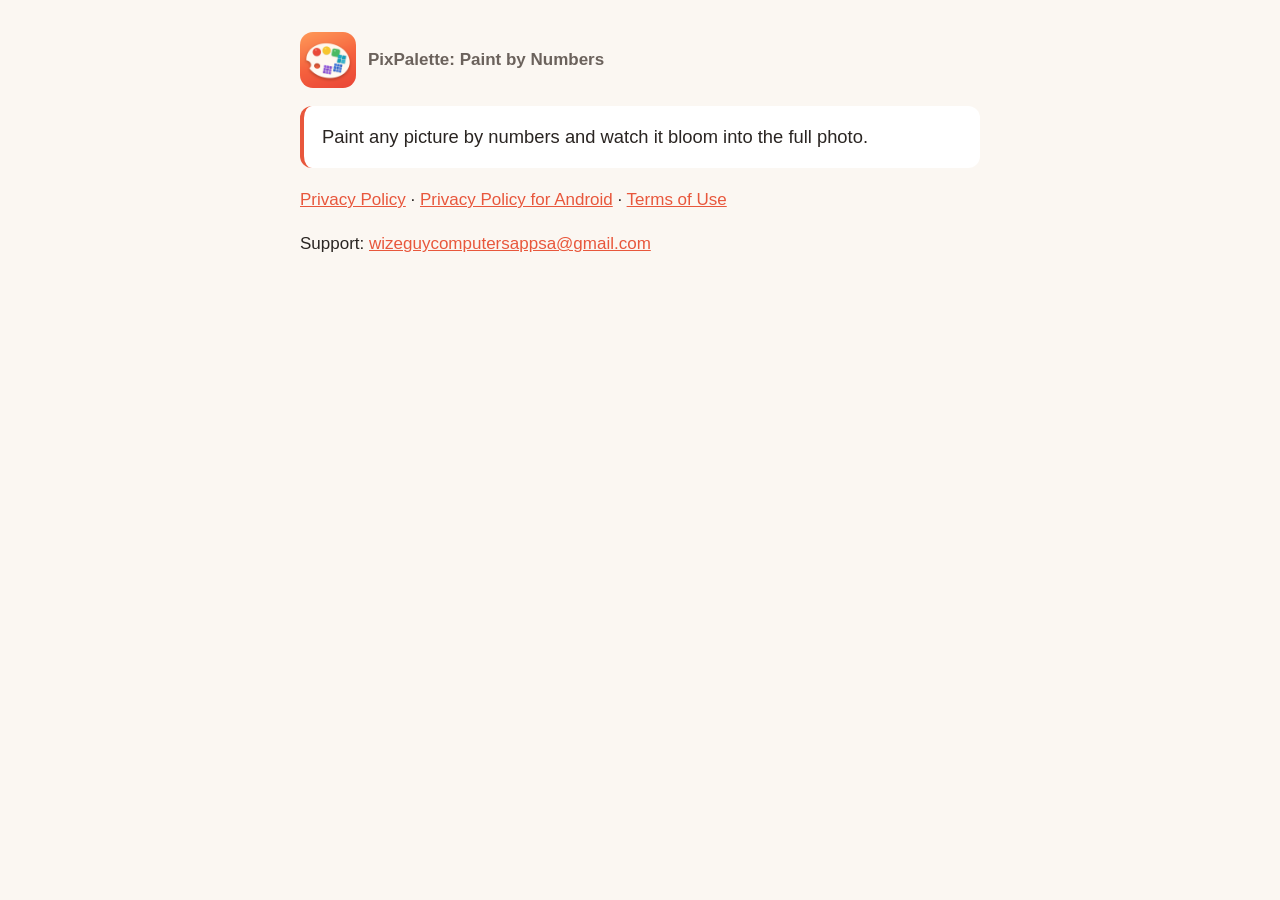
<file: index.html>
<!DOCTYPE html>
<html lang="en"><head><meta charset="utf-8"><meta name="viewport" content="width=device-width, initial-scale=1">
<title>PixPalette</title><link rel="stylesheet" href="style.css"></head>
<body><main>
<p class="app"><img src="icon.png" alt="" width="56" height="56"> PixPalette: Paint by Numbers</p>
<p class="lead">Paint any picture by numbers and watch it bloom into the full photo.</p>
<p><a href="privacy.html">Privacy Policy</a> · <a href="android-privacy.html">Privacy Policy for Android</a> · <a href="terms.html">Terms of Use</a></p>
<p>Support: <a href="mailto:wizeguycomputersappsa@gmail.com">wizeguycomputersappsa@gmail.com</a></p>
</main></body></html>
</file>
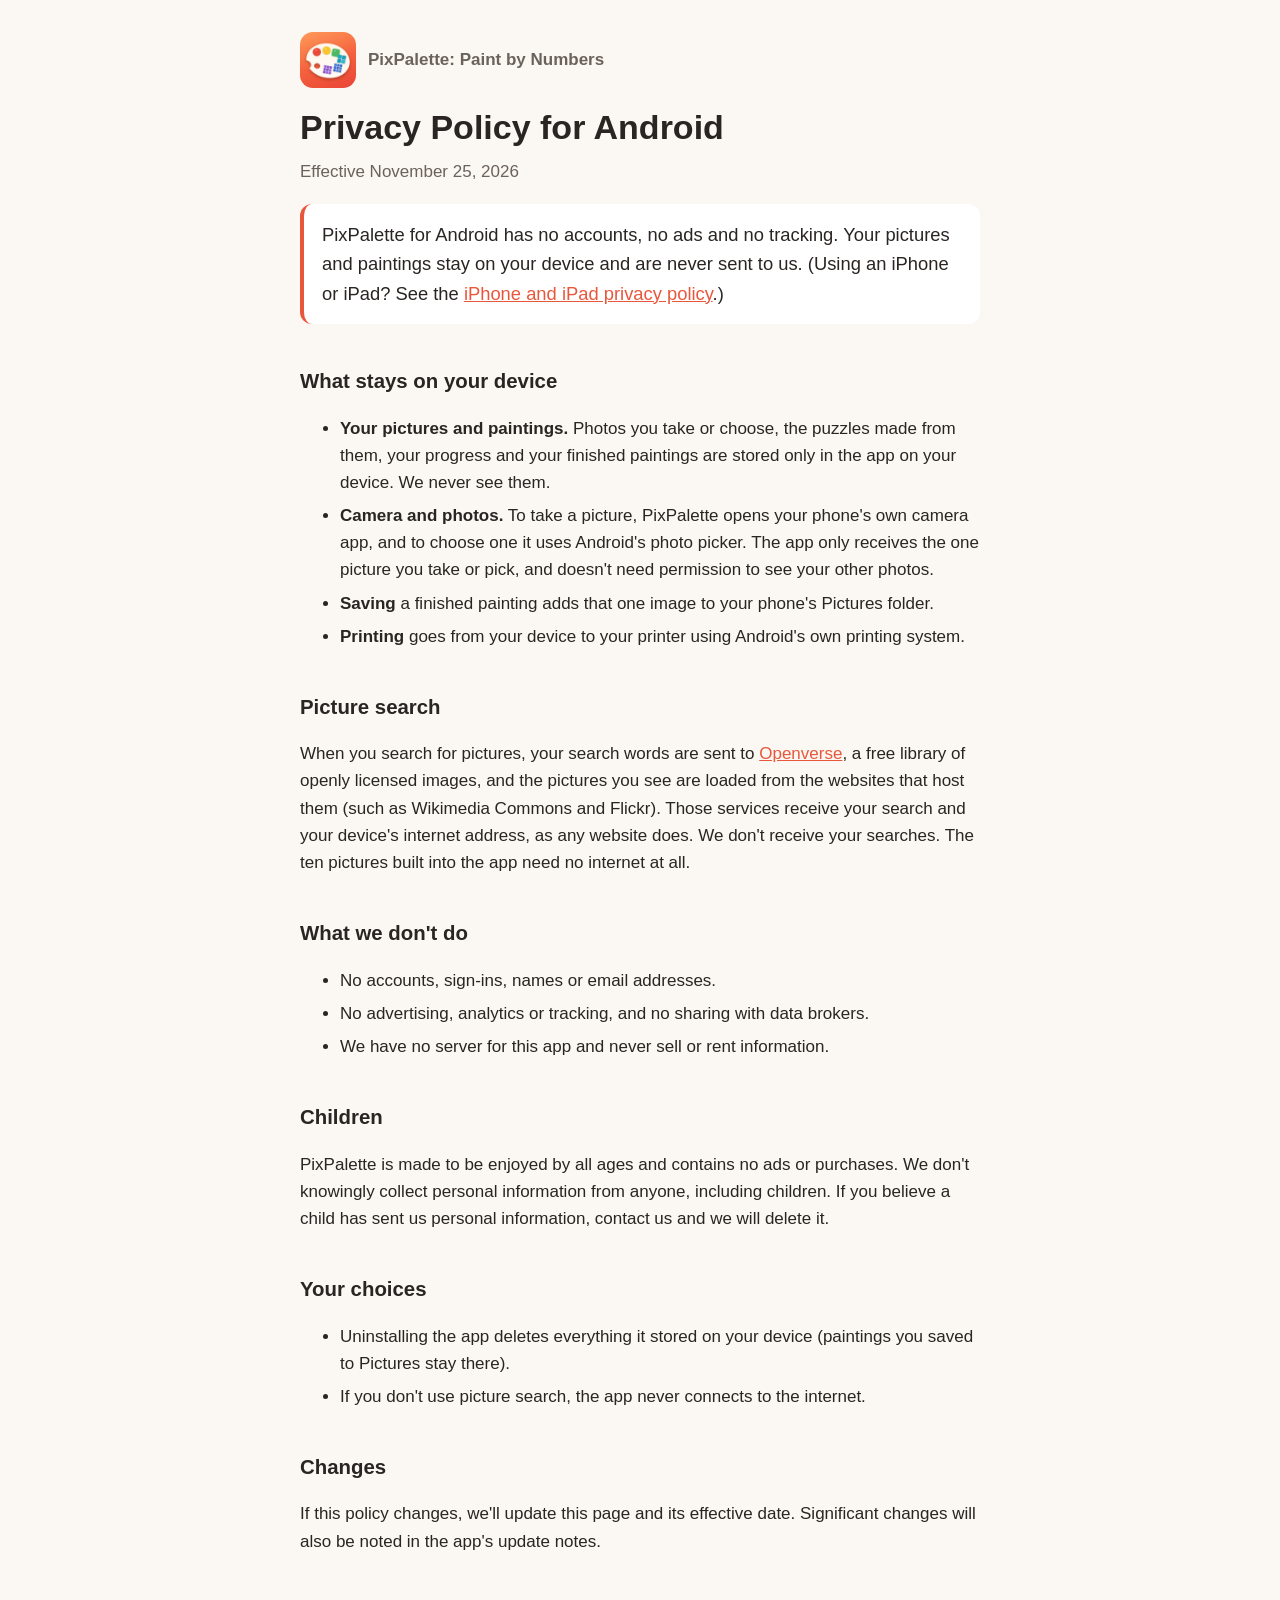
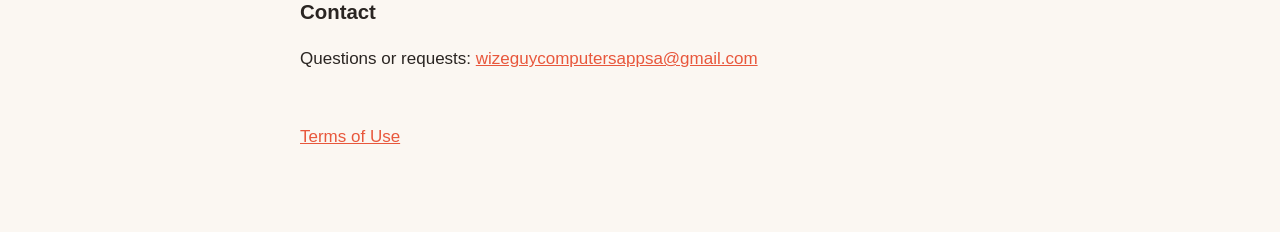
<file: android-privacy.html>
<!DOCTYPE html>
<html lang="en">
<head>
<meta charset="utf-8">
<meta name="viewport" content="width=device-width, initial-scale=1">
<title>PixPalette for Android Privacy Policy</title>
<link rel="stylesheet" href="style.css">
</head>
<body>
<main>
<p class="app"><img src="icon.png" alt="" width="56" height="56"> PixPalette: Paint by Numbers</p>
<h1>Privacy Policy for Android</h1>
<p class="updated">Effective November 25, 2026</p>

<p class="lead">PixPalette for Android has no accounts, no ads and no tracking. Your pictures and
paintings stay on your device and are never sent to us. (Using an iPhone or iPad? See the
<a href="privacy.html">iPhone and iPad privacy policy</a>.)</p>

<h2>What stays on your device</h2>
<ul>
  <li><strong>Your pictures and paintings.</strong> Photos you take or choose, the puzzles made from them, your
  progress and your finished paintings are stored only in the app on your device. We never see them.</li>
  <li><strong>Camera and photos.</strong> To take a picture, PixPalette opens your phone's own camera app, and
  to choose one it uses Android's photo picker. The app only receives the one picture you take or pick, and
  doesn't need permission to see your other photos.</li>
  <li><strong>Saving</strong> a finished painting adds that one image to your phone's Pictures folder.</li>
  <li><strong>Printing</strong> goes from your device to your printer using Android's own printing system.</li>
</ul>

<h2>Picture search</h2>
<p>When you search for pictures, your search words are sent to <a href="https://openverse.org/privacy">Openverse</a>,
a free library of openly licensed images, and the pictures you see are loaded from the websites that host them
(such as Wikimedia Commons and Flickr). Those services receive your search and your device's internet
address, as any website does. We don't receive your searches. The ten pictures built into the app need no
internet at all.</p>

<h2>What we don't do</h2>
<ul>
  <li>No accounts, sign-ins, names or email addresses.</li>
  <li>No advertising, analytics or tracking, and no sharing with data brokers.</li>
  <li>We have no server for this app and never sell or rent information.</li>
</ul>

<h2>Children</h2>
<p>PixPalette is made to be enjoyed by all ages and contains no ads or purchases. We don't knowingly collect
personal information from anyone, including children. If you believe a child has sent us personal
information, contact us and we will delete it.</p>

<h2>Your choices</h2>
<ul>
  <li>Uninstalling the app deletes everything it stored on your device (paintings you saved to Pictures stay there).</li>
  <li>If you don't use picture search, the app never connects to the internet.</li>
</ul>

<h2>Changes</h2>
<p>If this policy changes, we'll update this page and its effective date. Significant changes will also be
noted in the app's update notes.</p>

<h2>Contact</h2>
<p>Questions or requests: <a href="mailto:wizeguycomputersappsa@gmail.com">wizeguycomputersappsa@gmail.com</a></p>

<p class="footer"><a href="terms.html">Terms of Use</a></p>
</main>
</body>
</html>
</file>
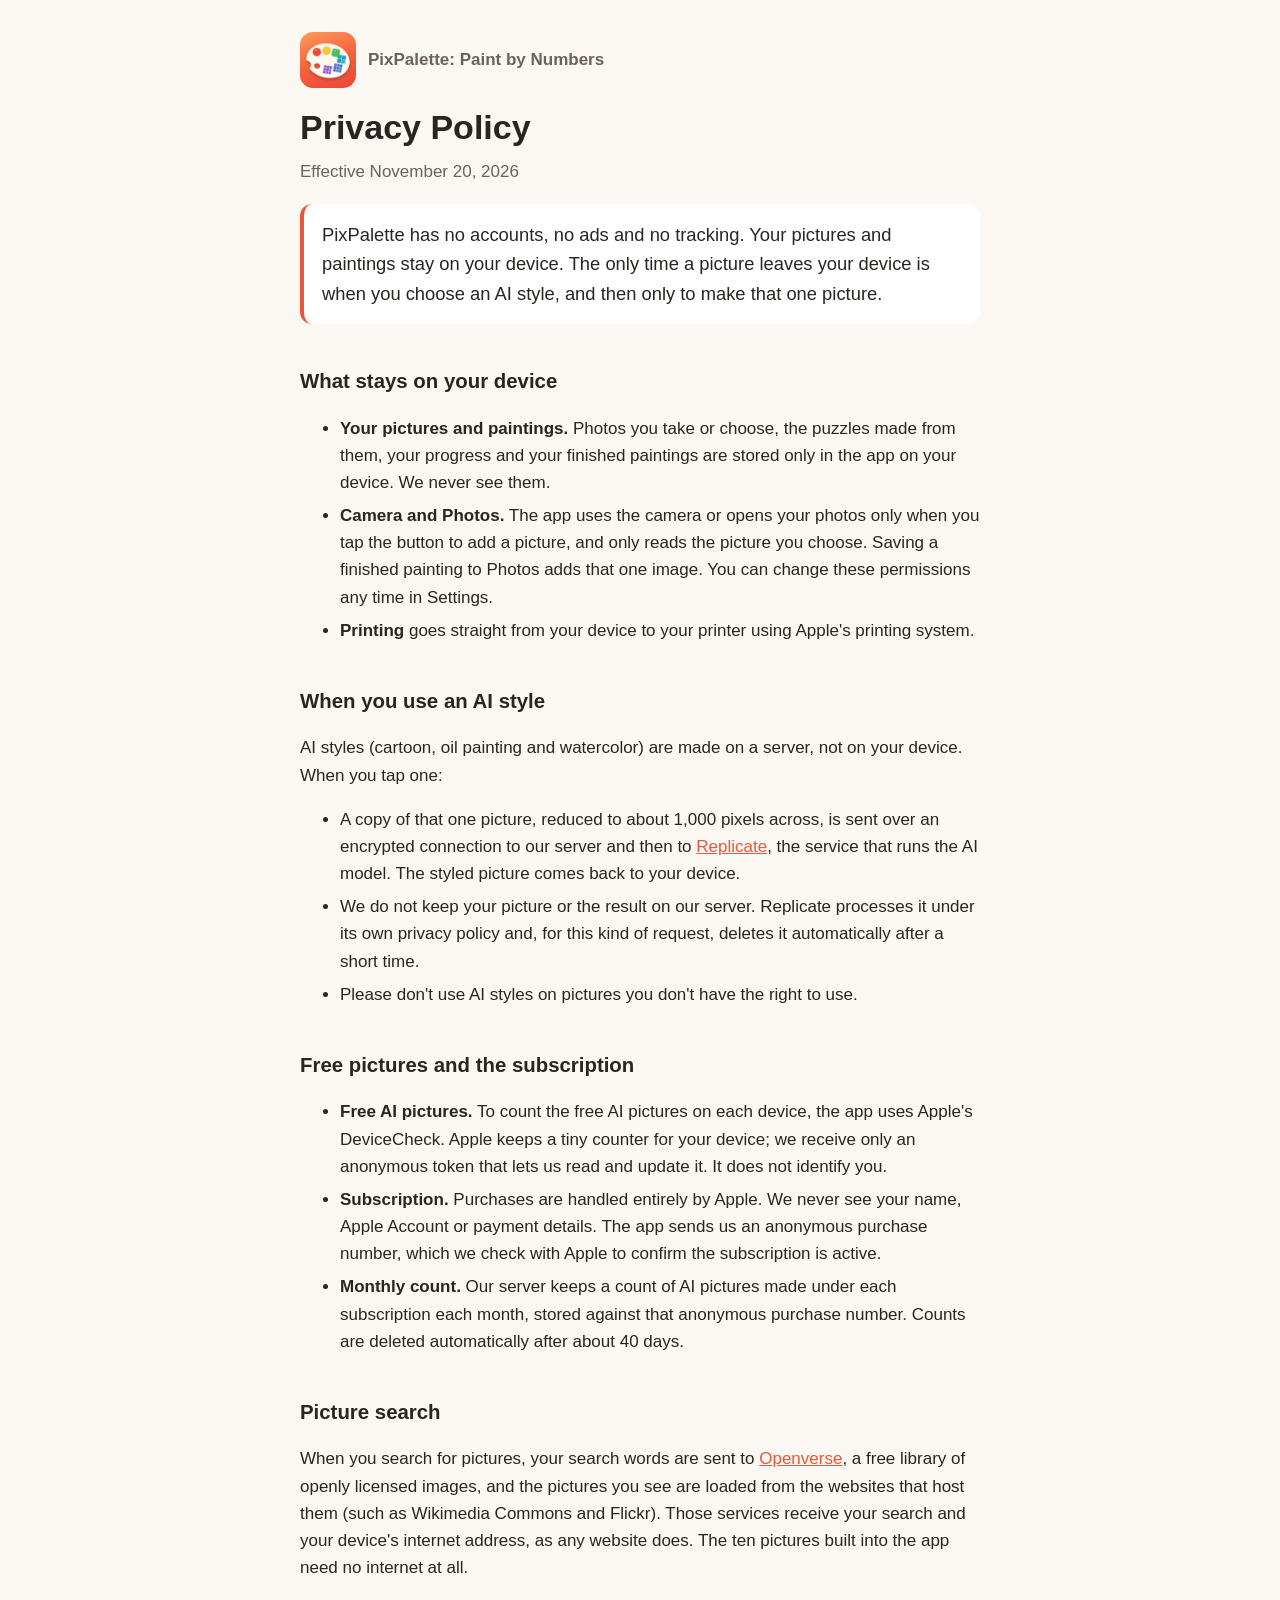
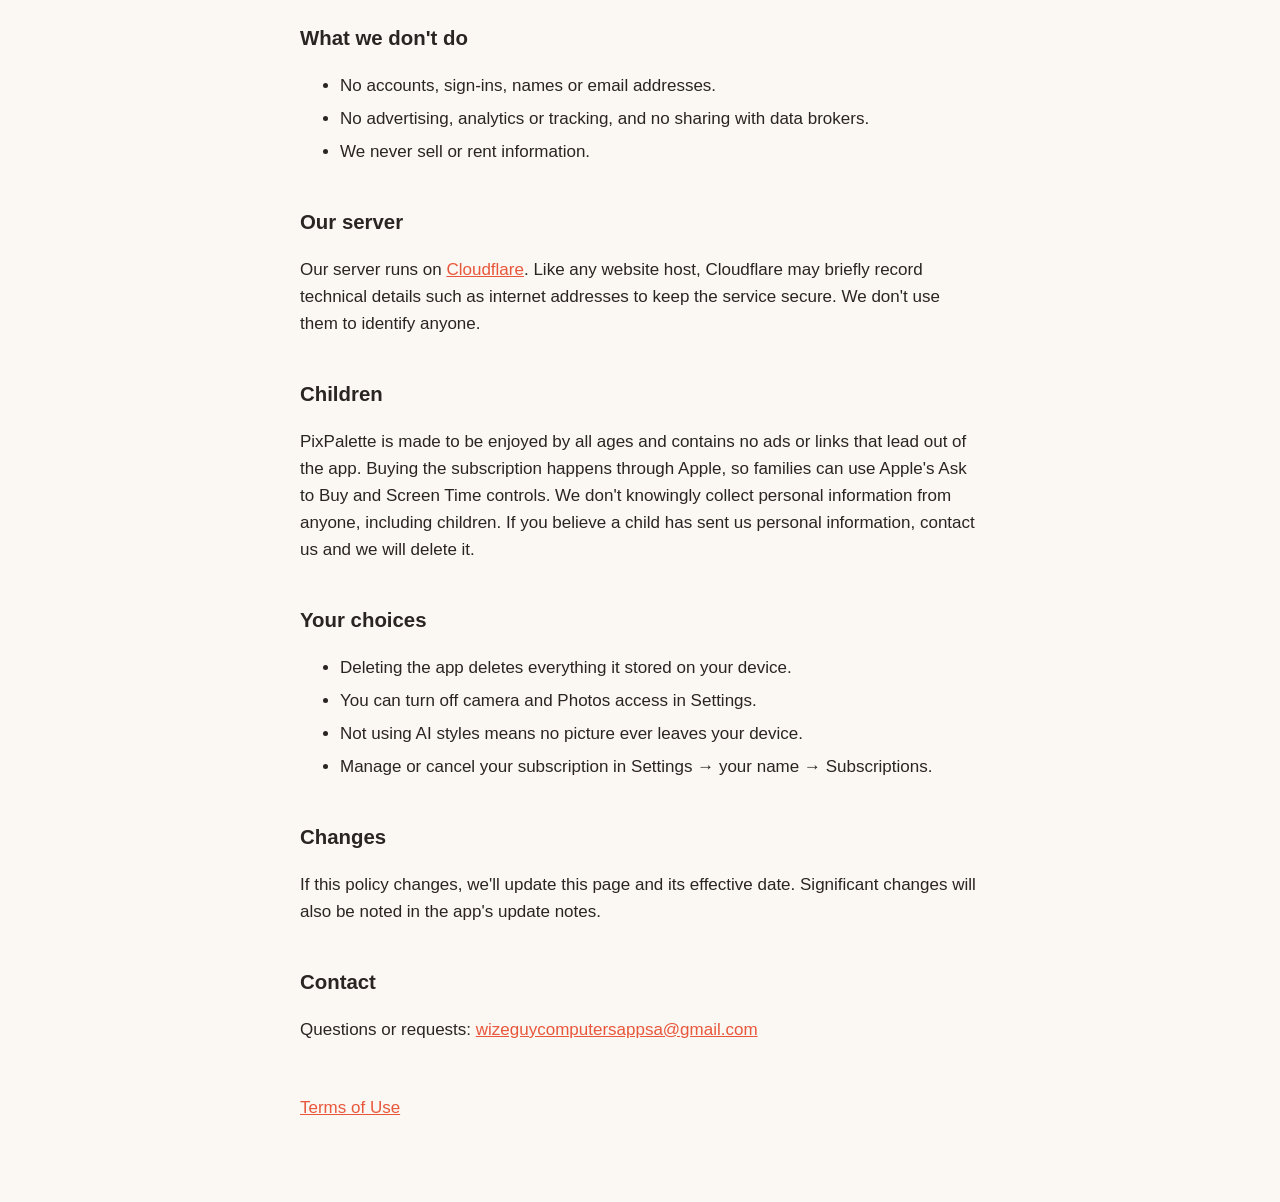
<file: privacy.html>
<!DOCTYPE html>
<html lang="en">
<head>
<meta charset="utf-8">
<meta name="viewport" content="width=device-width, initial-scale=1">
<title>PixPalette Privacy Policy</title>
<link rel="stylesheet" href="style.css">
</head>
<body>
<main>
<p class="app"><img src="icon.png" alt="" width="56" height="56"> PixPalette: Paint by Numbers</p>
<h1>Privacy Policy</h1>
<p class="updated">Effective November 20, 2026</p>

<p class="lead">PixPalette has no accounts, no ads and no tracking. Your pictures and paintings stay on your
device. The only time a picture leaves your device is when you choose an AI style, and then only to
make that one picture.</p>

<h2>What stays on your device</h2>
<ul>
  <li><strong>Your pictures and paintings.</strong> Photos you take or choose, the puzzles made from them, your
  progress and your finished paintings are stored only in the app on your device. We never see them.</li>
  <li><strong>Camera and Photos.</strong> The app uses the camera or opens your photos only when you tap the
  button to add a picture, and only reads the picture you choose. Saving a finished painting to Photos
  adds that one image. You can change these permissions any time in Settings.</li>
  <li><strong>Printing</strong> goes straight from your device to your printer using Apple's printing
  system.</li>
</ul>

<h2>When you use an AI style</h2>
<p>AI styles (cartoon, oil painting and watercolor) are made on a server, not on your device. When you tap
one:</p>
<ul>
  <li>A copy of that one picture, reduced to about 1,000 pixels across, is sent over an encrypted
  connection to our server and then to <a href="https://replicate.com/privacy">Replicate</a>, the service
  that runs the AI model. The styled picture comes back to your device.</li>
  <li>We do not keep your picture or the result on our server. Replicate processes it under its own
  privacy policy and, for this kind of request, deletes it automatically after a short time.</li>
  <li>Please don't use AI styles on pictures you don't have the right to use.</li>
</ul>

<h2>Free pictures and the subscription</h2>
<ul>
  <li><strong>Free AI pictures.</strong> To count the free AI pictures on each device, the app uses Apple's
  DeviceCheck. Apple keeps a tiny counter for your device; we receive only an anonymous token that lets us
  read and update it. It does not identify you.</li>
  <li><strong>Subscription.</strong> Purchases are handled entirely by Apple. We never see your name, Apple
  Account or payment details. The app sends us an anonymous purchase number, which we check with Apple to
  confirm the subscription is active.</li>
  <li><strong>Monthly count.</strong> Our server keeps a count of AI pictures made under each subscription
  each month, stored against that anonymous purchase number. Counts are deleted automatically after about
  40 days.</li>
</ul>

<h2>Picture search</h2>
<p>When you search for pictures, your search words are sent to <a href="https://openverse.org">Openverse</a>,
a free library of openly licensed images, and the pictures you see are loaded from the websites that host them
(such as Wikimedia Commons and Flickr). Those services receive your search and your device's internet
address, as any website does. The ten pictures built into the app need no internet at all.</p>

<h2>What we don't do</h2>
<ul>
  <li>No accounts, sign-ins, names or email addresses.</li>
  <li>No advertising, analytics or tracking, and no sharing with data brokers.</li>
  <li>We never sell or rent information.</li>
</ul>

<h2>Our server</h2>
<p>Our server runs on <a href="https://www.cloudflare.com/privacypolicy/">Cloudflare</a>. Like any website
host, Cloudflare may briefly record technical details such as internet addresses to keep the service secure.
We don't use them to identify anyone.</p>

<h2>Children</h2>
<p>PixPalette is made to be enjoyed by all ages and contains no ads or links that lead out of the app. Buying
the subscription happens through Apple, so families can use Apple's Ask to Buy and Screen Time controls. We
don't knowingly collect personal information from anyone, including children. If you believe a child has
sent us personal information, contact us and we will delete it.</p>

<h2>Your choices</h2>
<ul>
  <li>Deleting the app deletes everything it stored on your device.</li>
  <li>You can turn off camera and Photos access in Settings.</li>
  <li>Not using AI styles means no picture ever leaves your device.</li>
  <li>Manage or cancel your subscription in Settings → your name → Subscriptions.</li>
</ul>

<h2>Changes</h2>
<p>If this policy changes, we'll update this page and its effective date. Significant changes will also be
noted in the app's update notes.</p>

<h2>Contact</h2>
<p>Questions or requests: <a href="mailto:wizeguycomputersappsa@gmail.com">wizeguycomputersappsa@gmail.com</a></p>

<p class="footer"><a href="terms.html">Terms of Use</a></p>
</main>
</body>
</html>
</file>
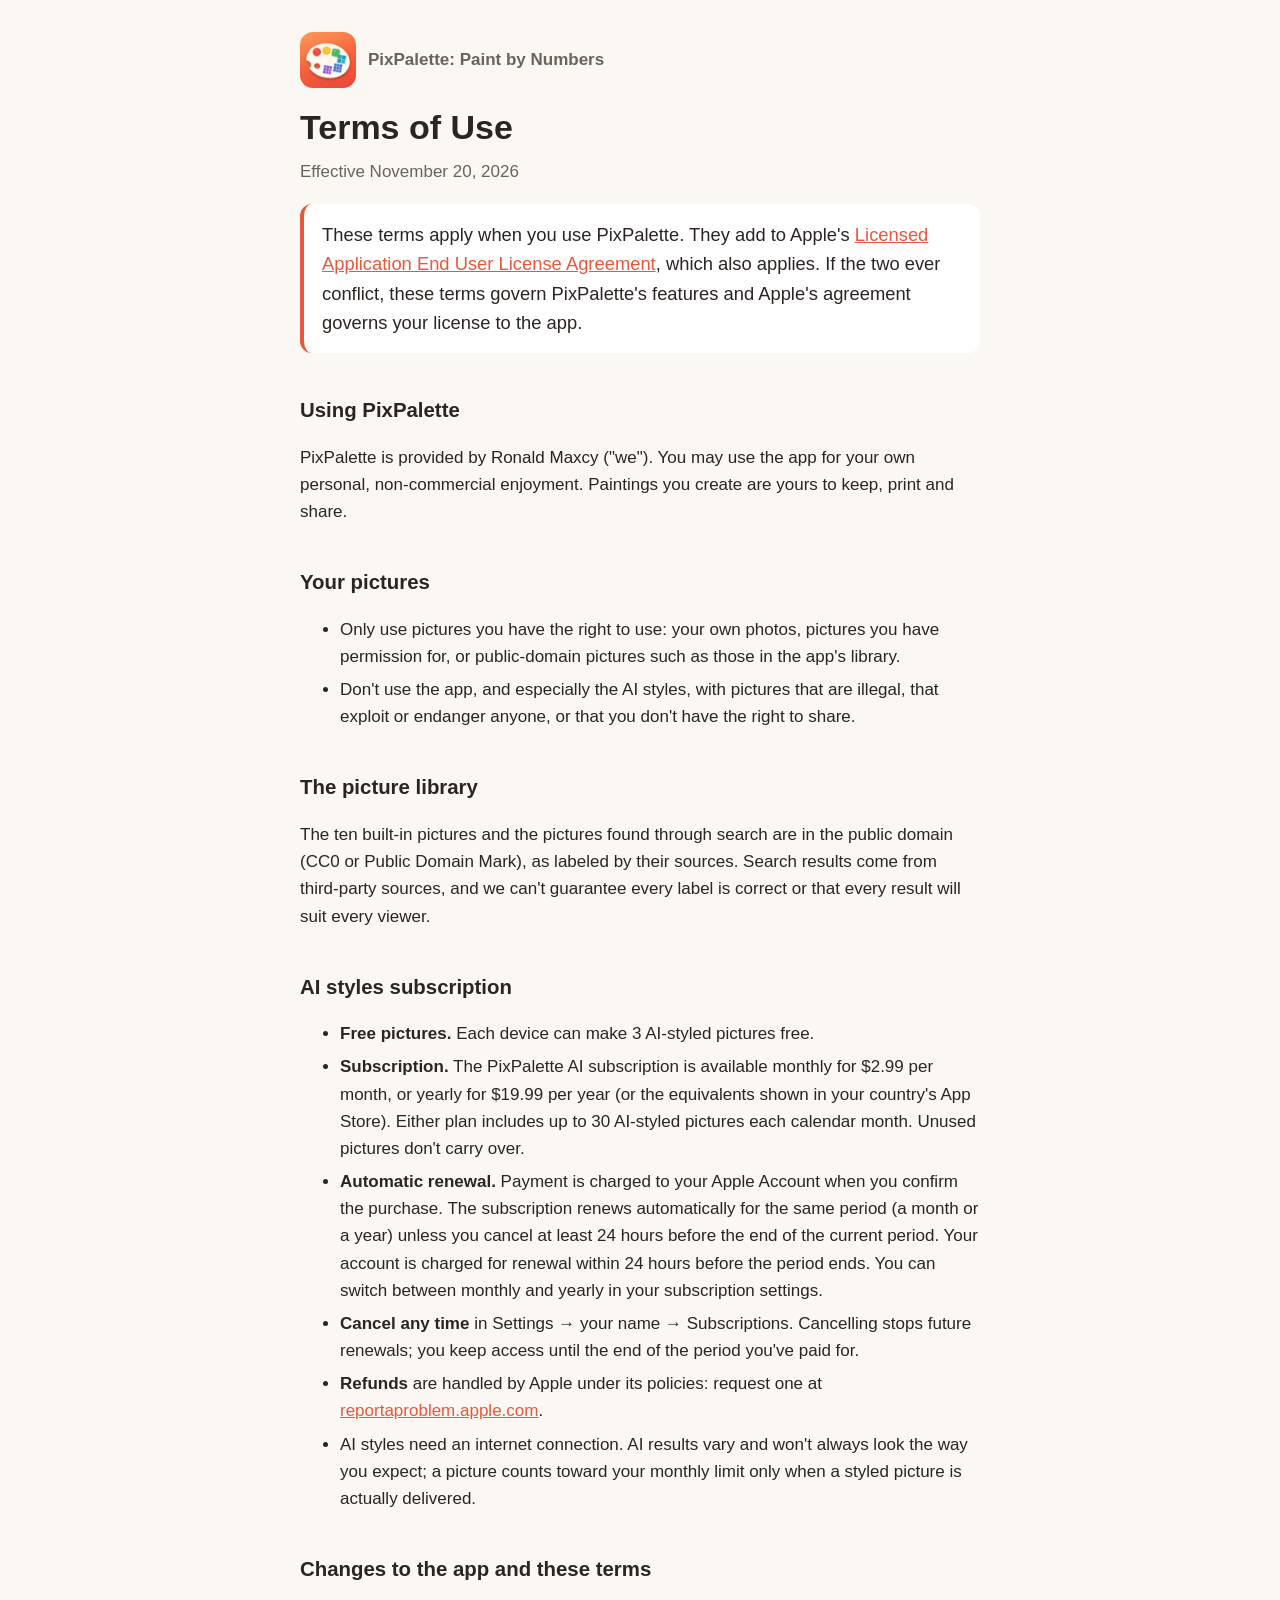
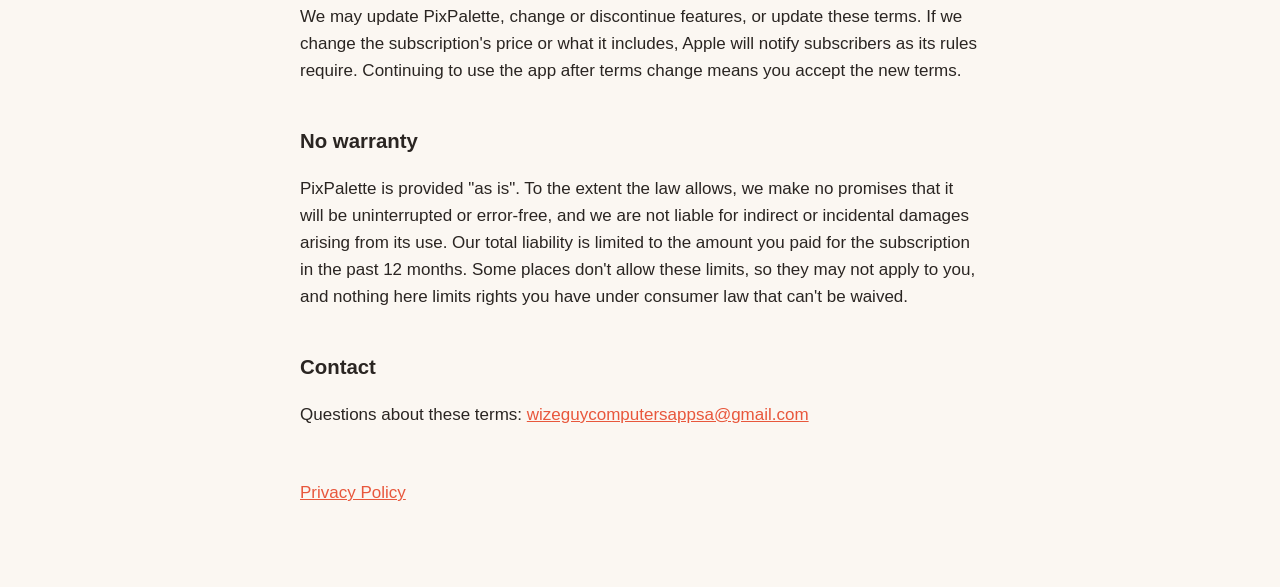
<file: terms.html>
<!DOCTYPE html>
<html lang="en">
<head>
<meta charset="utf-8">
<meta name="viewport" content="width=device-width, initial-scale=1">
<title>PixPalette Terms of Use</title>
<link rel="stylesheet" href="style.css">
</head>
<body>
<main>
<p class="app"><img src="icon.png" alt="" width="56" height="56"> PixPalette: Paint by Numbers</p>
<h1>Terms of Use</h1>
<p class="updated">Effective November 20, 2026</p>

<p class="lead">These terms apply when you use PixPalette. They add to Apple's
<a href="https://www.apple.com/legal/internet-services/itunes/dev/stdeula/">Licensed Application End User
License Agreement</a>, which also applies. If the two ever conflict, these terms govern PixPalette's
features and Apple's agreement governs your license to the app.</p>

<h2>Using PixPalette</h2>
<p>PixPalette is provided by Ronald Maxcy ("we"). You may use the app for your own personal,
non-commercial enjoyment. Paintings you create are yours to keep, print and share.</p>

<h2>Your pictures</h2>
<ul>
  <li>Only use pictures you have the right to use: your own photos, pictures you have permission for, or
  public-domain pictures such as those in the app's library.</li>
  <li>Don't use the app, and especially the AI styles, with pictures that are illegal, that exploit or
  endanger anyone, or that you don't have the right to share.</li>
</ul>

<h2>The picture library</h2>
<p>The ten built-in pictures and the pictures found through search are in the public domain (CC0 or Public
Domain Mark), as labeled by their sources. Search results come from third-party sources, and we can't
guarantee every label is correct or that every result will suit every viewer.</p>

<h2>AI styles subscription</h2>
<ul>
  <li><strong>Free pictures.</strong> Each device can make 3 AI-styled pictures free.</li>
  <li><strong>Subscription.</strong> The PixPalette AI subscription is available monthly for $2.99 per month,
  or yearly for $19.99 per year (or the equivalents shown in your country's App Store). Either plan includes up
  to 30 AI-styled pictures each calendar month. Unused pictures don't carry over.</li>
  <li><strong>Automatic renewal.</strong> Payment is charged to your Apple Account when you confirm the
  purchase. The subscription renews automatically for the same period (a month or a year) unless you cancel
  at least 24 hours before the end of the current period. Your account is charged for renewal within 24 hours
  before the period ends. You can switch between monthly and yearly in your subscription settings.</li>
  <li><strong>Cancel any time</strong> in Settings → your name → Subscriptions. Cancelling stops future
  renewals; you keep access until the end of the period you've paid for.</li>
  <li><strong>Refunds</strong> are handled by Apple under its policies: request one at
  <a href="https://reportaproblem.apple.com">reportaproblem.apple.com</a>.</li>
  <li>AI styles need an internet connection. AI results vary and won't always look the way you expect; a
  picture counts toward your monthly limit only when a styled picture is actually delivered.</li>
</ul>

<h2>Changes to the app and these terms</h2>
<p>We may update PixPalette, change or discontinue features, or update these terms. If we change the
subscription's price or what it includes, Apple will notify subscribers as its rules require. Continuing to
use the app after terms change means you accept the new terms.</p>

<h2>No warranty</h2>
<p>PixPalette is provided "as is". To the extent the law allows, we make no promises that it will be
uninterrupted or error-free, and we are not liable for indirect or incidental damages arising from its use.
Our total liability is limited to the amount you paid for the subscription in the past 12 months. Some places
don't allow these limits, so they may not apply to you, and nothing here limits rights you have under
consumer law that can't be waived.</p>

<h2>Contact</h2>
<p>Questions about these terms: <a href="mailto:wizeguycomputersappsa@gmail.com">wizeguycomputersappsa@gmail.com</a></p>

<p class="footer"><a href="privacy.html">Privacy Policy</a></p>
</main>
</body>
</html>
</file>
<file: style.css>
:root { --ink: #2a2522; --dim: #6b625c; --accent: #e8573c; --bg: #fbf7f2; --card: #fff; }
@media (prefers-color-scheme: dark) { :root { --ink: #f1ece7; --dim: #b4aaa2; --accent: #ff8a66; --bg: #1c1917; --card: #262220; } }
* { box-sizing: border-box; }
body { margin: 0; background: var(--bg); color: var(--ink); font: 17px/1.6 -apple-system, BlinkMacSystemFont, "Segoe UI", sans-serif; }
main { max-width: 720px; margin: 0 auto; padding: 32px 20px 64px; }
.app { display: flex; align-items: center; gap: 12px; font-weight: 600; color: var(--dim); margin: 0 0 8px; }
.app img { border-radius: 13px; }
h1 { font-size: 2em; margin: 12px 0 0; }
h2 { font-size: 1.2em; margin: 2em 0 .4em; }
.updated { color: var(--dim); margin-top: 4px; }
.lead { font-size: 1.08em; background: var(--card); padding: 16px 18px; border-radius: 12px; border-left: 4px solid var(--accent); }
a { color: var(--accent); }
li { margin: .35em 0; }
.footer { margin-top: 3em; color: var(--dim); }
</file>
